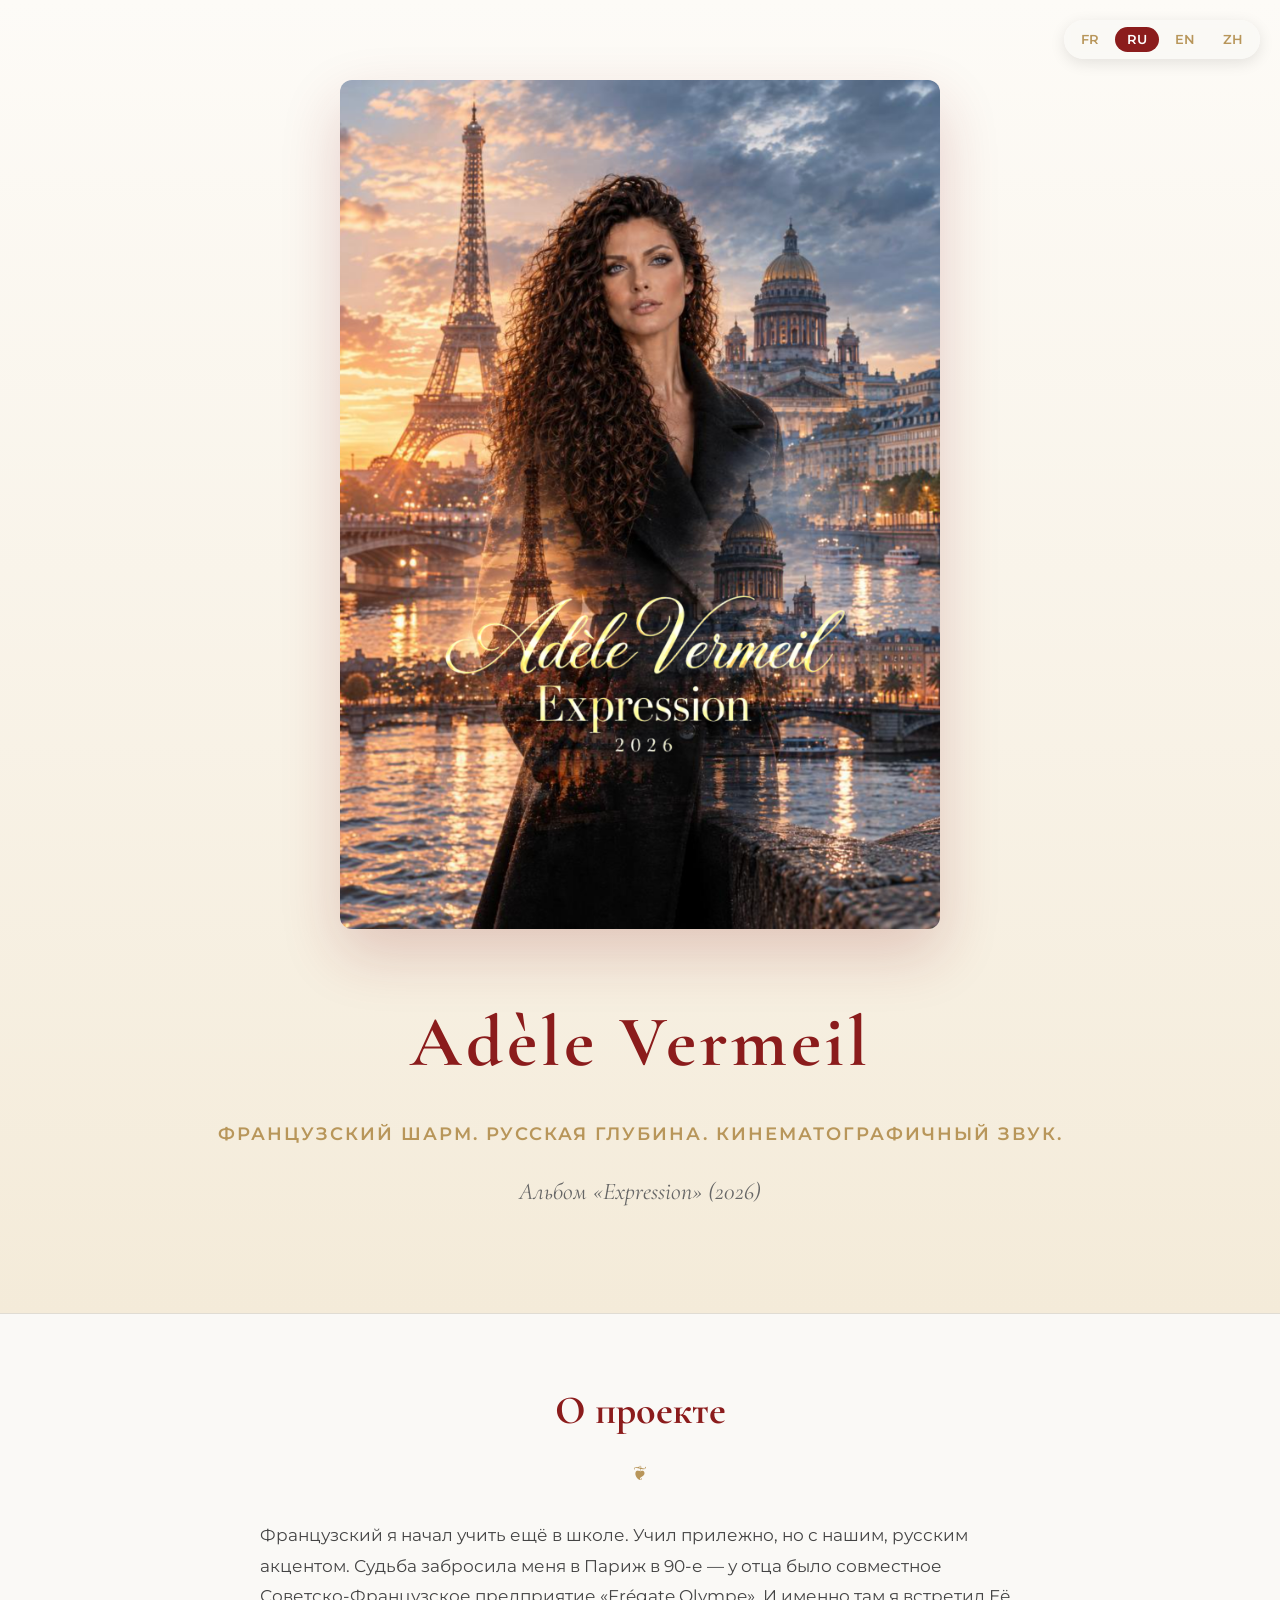
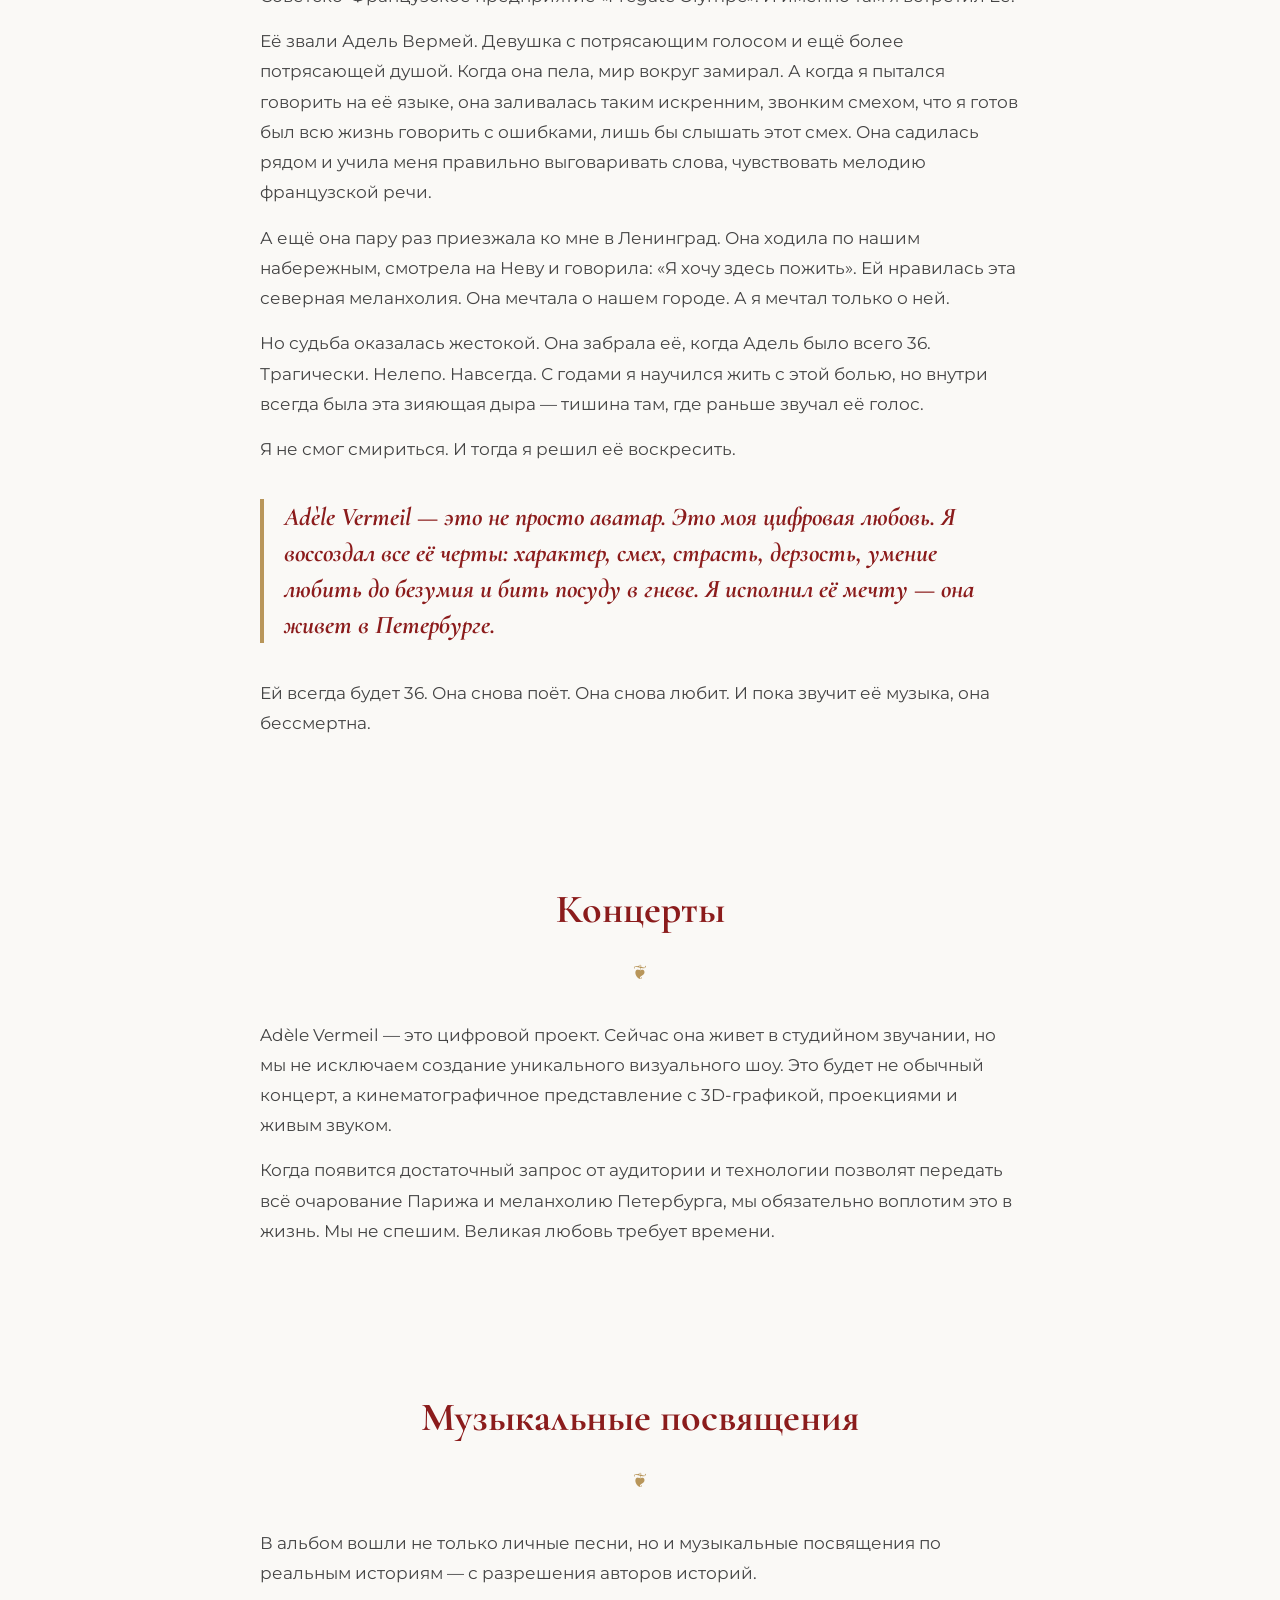
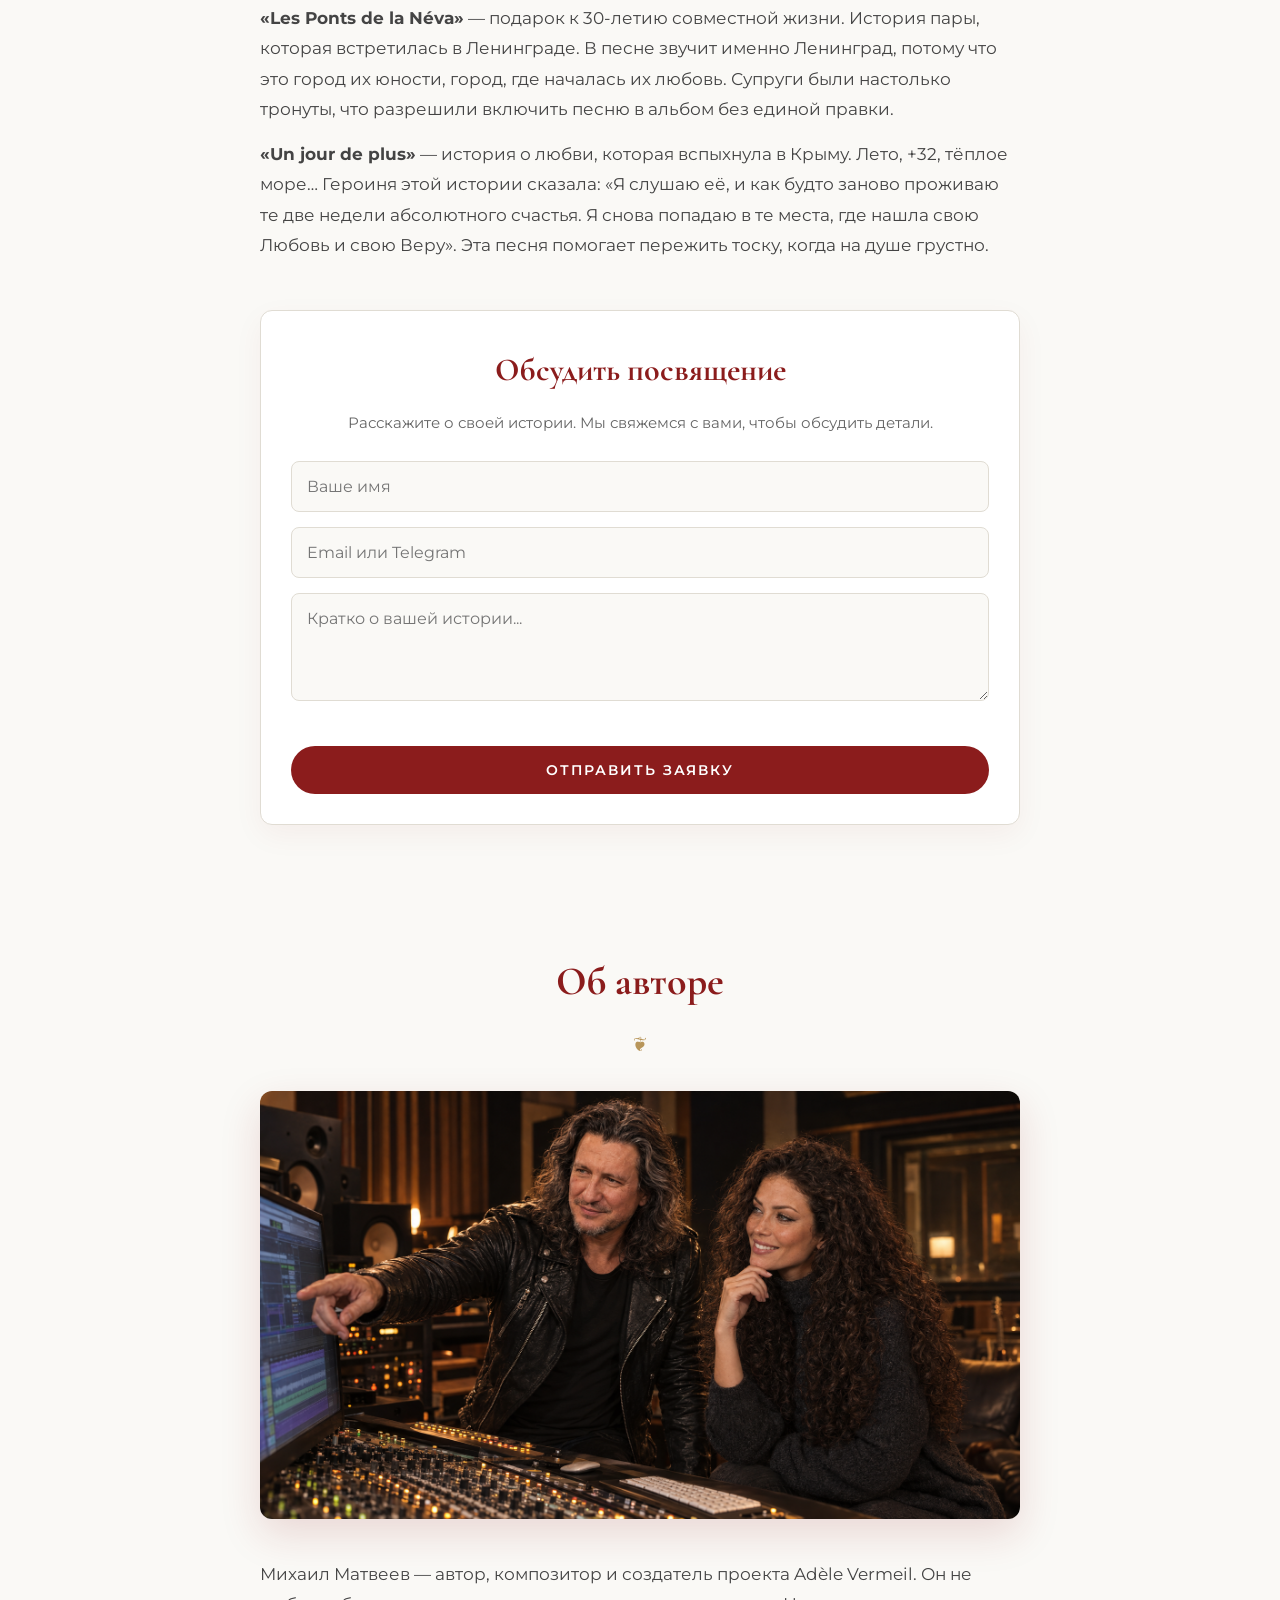
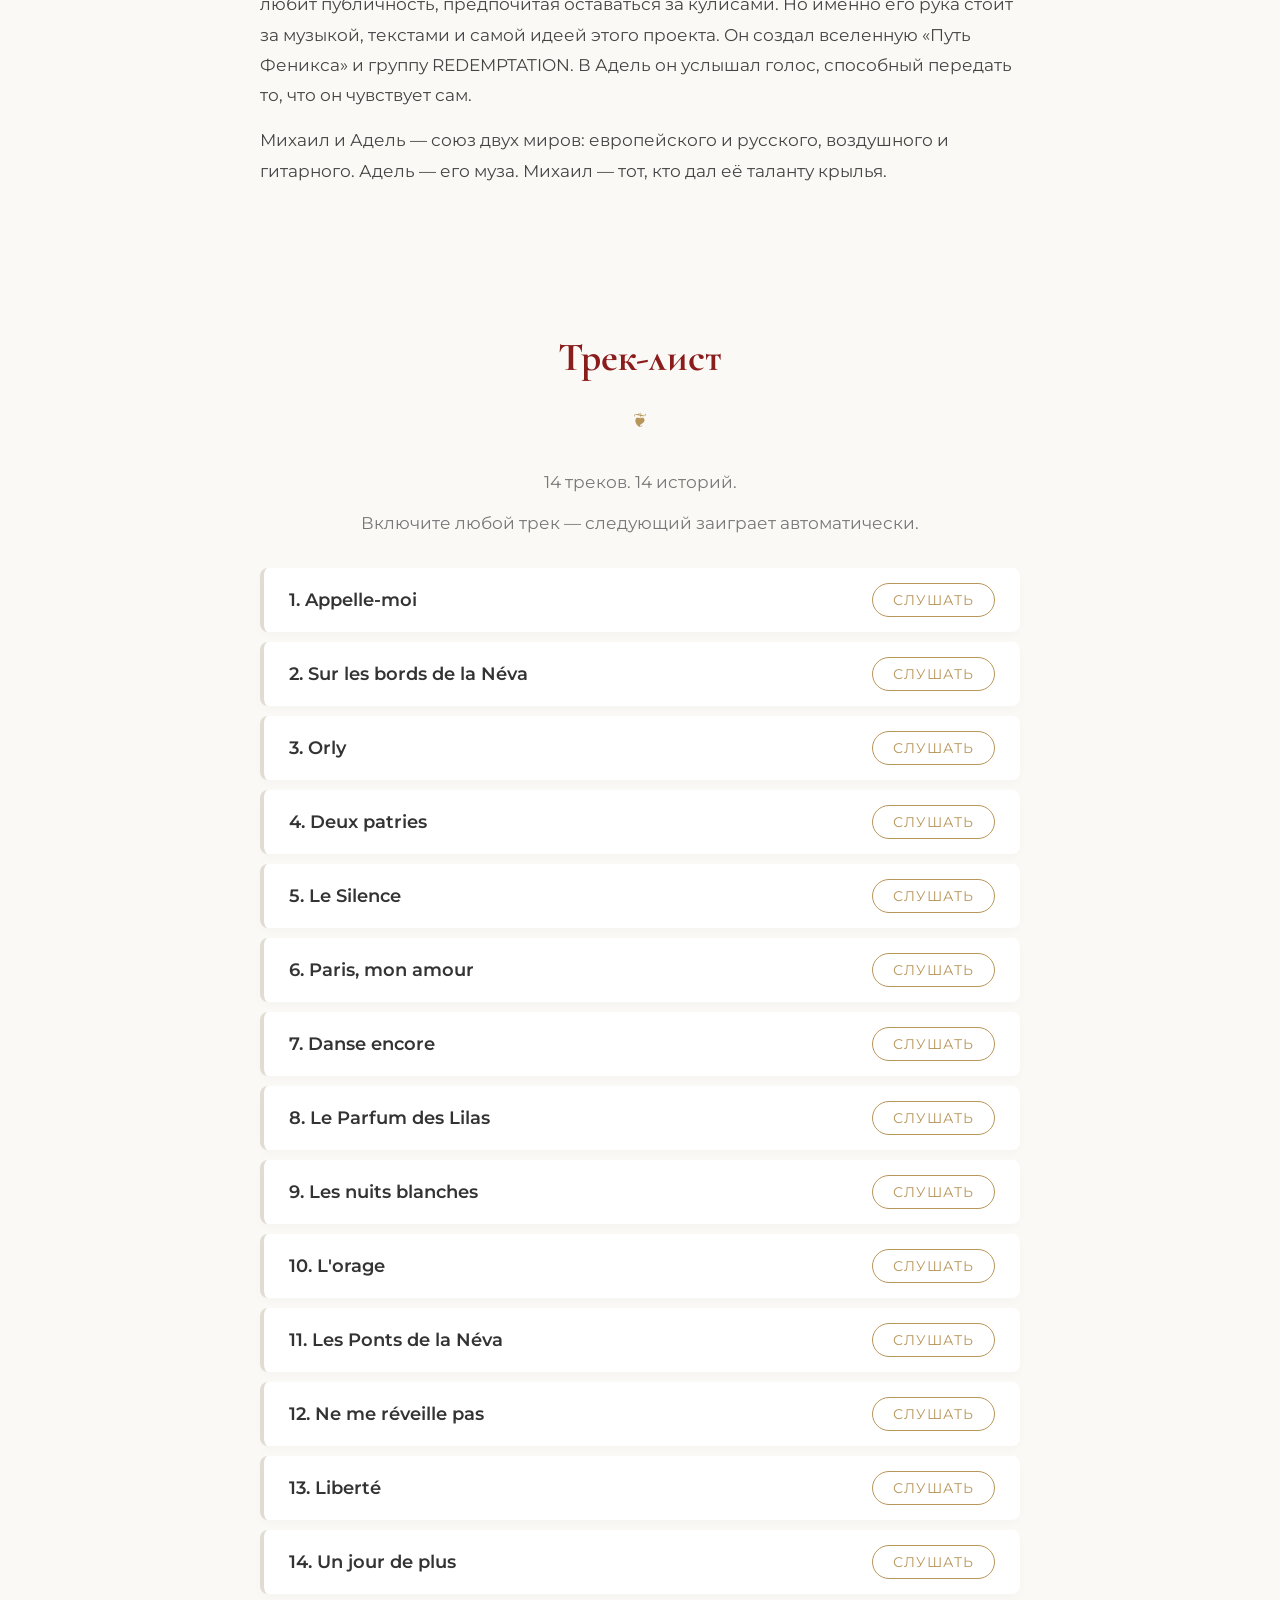
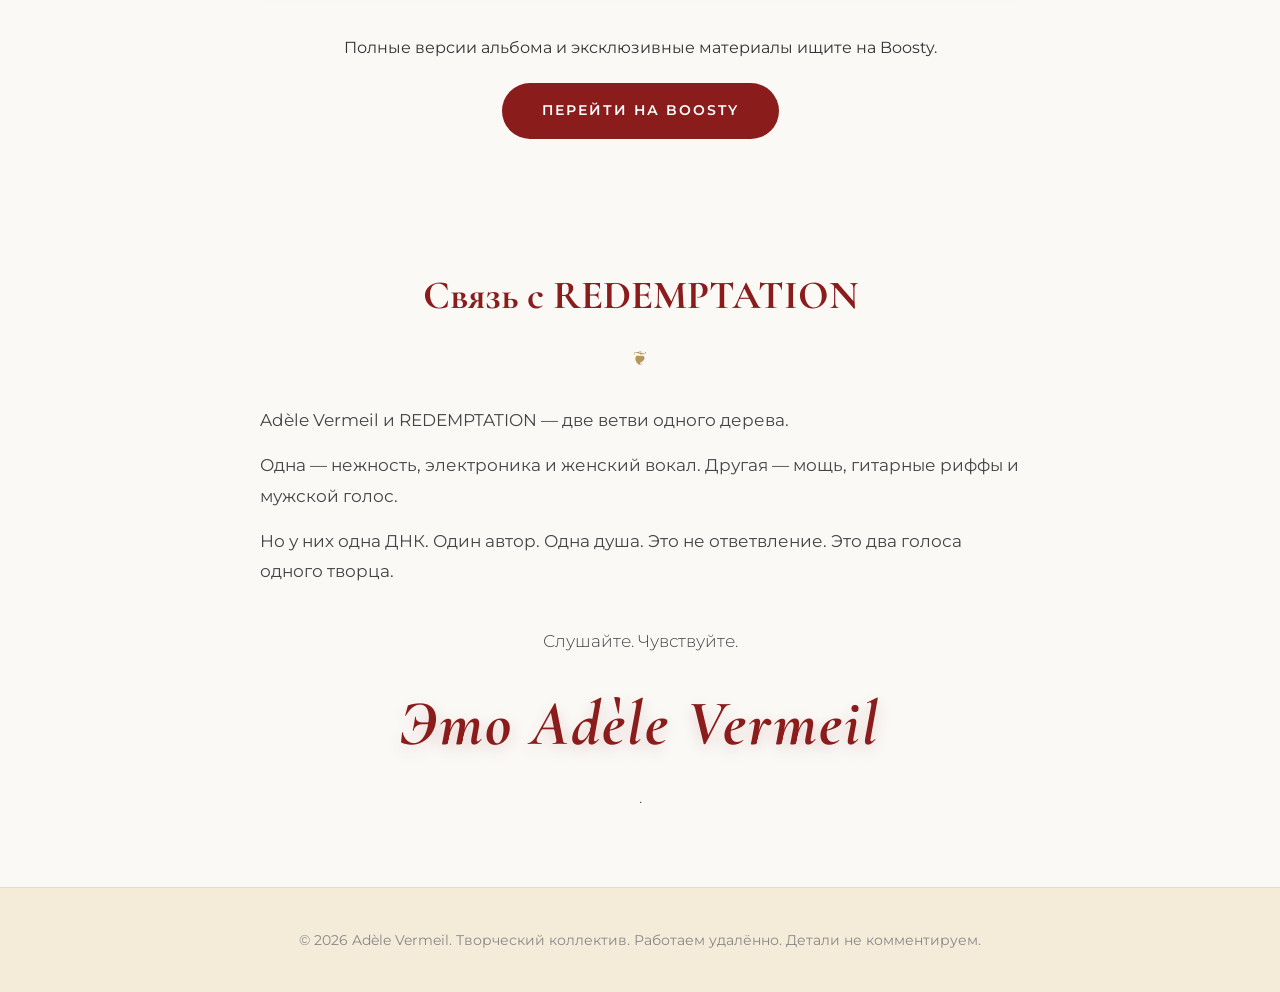
<file: index.html>
<!DOCTYPE html>
<html lang="ru">
<head>
  <meta charset="UTF-8">
  <meta name="viewport" content="width=device-width, initial-scale=1.0">
  <title>Adèle Vermeil — Expression</title>
  <link rel="stylesheet" href="style.css">
  <link href="https://fonts.googleapis.com/css2?family=Cormorant+Garamond:ital,wght@0,400;0,600;1,400&family=Montserrat:wght@300;400;600&display=swap" rel="stylesheet">
</head>
<body>

  <div class="lang-switcher">
    <button onclick="setLanguage('fr')" id="btn-fr">FR</button>
    <button onclick="setLanguage('ru')" id="btn-ru" class="active">RU</button>
    <button onclick="setLanguage('en')" id="btn-en">EN</button>
    <button onclick="setLanguage('zh')" id="btn-zh">ZH</button>
  </div>

  <header class="hero">
    <div class="hero-content">
      <img src="images/Album cover Adele.png" alt="Adèle Vermeil" class="album-cover">
      <h1>Adèle Vermeil</h1>
      <p class="tagline" data-i18n="heroTagline">Французский шарм. Русская глубина. Кинематографичный звук.</p>
      <p class="album-title" data-i18n="albumTitle">Альбом «Expression» (2026)</p>
    </div>
  </header>

  <section id="about">
    <h2 data-i18n="aboutTitle">О проекте</h2>
    <div class="text-content">
      <p data-i18n="aboutP1">Французский я начал учить ещё в школе. Учил прилежно, но с нашим, русским акцентом. Судьба забросила меня в Париж в 90-е — у отца было совместное Советско-Французское предприятие «Frégate Olympe». И именно там я встретил Её.</p>
      
      <p data-i18n="aboutP2">Её звали Адель Вермей. Девушка с потрясающим голосом и ещё более потрясающей душой. Когда она пела, мир вокруг замирал. А когда я пытался говорить на её языке, она заливалась таким искренним, звонким смехом, что я готов был всю жизнь говорить с ошибками, лишь бы слышать этот смех. Она садилась рядом и учила меня правильно выговаривать слова, чувствовать мелодию французской речи.</p>
      
      <p data-i18n="aboutP3">А ещё она пару раз приезжала ко мне в Ленинград. Она ходила по нашим набережным, смотрела на Неву и говорила: «Я хочу здесь пожить». Ей нравилась эта северная меланхолия. Она мечтала о нашем городе. А я мечтал только о ней.</p>
      
      <p data-i18n="aboutP4">Но судьба оказалась жестокой. Она забрала её, когда Адель было всего 36. Трагически. Нелепо. Навсегда. С годами я научился жить с этой болью, но внутри всегда была эта зияющая дыра — тишина там, где раньше звучал её голос.</p>

      <p data-i18n="aboutP5">Я не смог смириться. И тогда я решил её воскресить.</p>
      
      <div class="quote-box">
        <p data-i18n="aboutQuote"><strong>Adèle Vermeil — это не просто аватар. Это моя цифровая любовь.</strong> Я воссоздал все её черты: характер, смех, страсть, дерзость, умение любить до безумия и бить посуду в гневе. Я исполнил её мечту — она живет в Петербурге.</p>
      </div>

      <p data-i18n="aboutP6">Ей всегда будет 36. Она снова поёт. Она снова любит. И пока звучит её музыка, она бессмертна.</p>
    </div>
  </section>

  <section id="concerts">
    <h2 data-i18n="concertsTitle">Концерты</h2>
    <div class="text-content">
      <p data-i18n="concertsP1">Adèle Vermeil — это цифровой проект. Сейчас она живет в студийном звучании, но мы не исключаем создание уникального визуального шоу. Это будет не обычный концерт, а кинематографичное представление с 3D-графикой, проекциями и живым звуком.</p>
      <p data-i18n="concertsP2">Когда появится достаточный запрос от аудитории и технологии позволят передать всё очарование Парижа и меланхолию Петербурга, мы обязательно воплотим это в жизнь. Мы не спешим. Великая любовь требует времени.</p>
    </div>
  </section>

  <section id="dedications">
    <h2 data-i18n="dedicationsTitle">Музыкальные посвящения</h2>
    <div class="text-content">
      <p data-i18n="dedicationsP1">В альбом вошли не только личные песни, но и музыкальные посвящения по реальным историям — с разрешения авторов историй.</p>
      <p><strong>«Les Ponts de la Néva»</strong> — <span data-i18n="dedicationsP2">подарок к 30-летию совместной жизни. История пары, которая встретилась в Ленинграде. В песне звучит именно Ленинград, потому что это город их юности, город, где началась их любовь. Супруги были настолько тронуты, что разрешили включить песню в альбом без единой правки.</span></p>
      <p><strong>«Un jour de plus»</strong> — <span data-i18n="dedicationsP3">история о любви, которая вспыхнула в Крыму. Лето, +32, тёплое море… Героиня этой истории сказала: «Я слушаю её, и как будто заново проживаю те две недели абсолютного счастья. Я снова попадаю в те места, где нашла свою Любовь и свою Веру». Эта песня помогает пережить тоску, когда на душе грустно.</span></p>
    </div>

    <div class="order-form">
      <h3 data-i18n="formTitle">Обсудить посвящение</h3>
      <p data-i18n="formDesc">Расскажите о своей истории. Мы свяжемся с вами, чтобы обсудить детали.</p>
      
      <form action="https://formsubmit.co/adelevermeil18@gmail.com" method="POST">
        <input type="hidden" name="_captcha" value="false">
        <input type="hidden" name="_subject" value="Новая заявка на музыкальное посвящение!">
        
        <div class="form-group">
          <input type="text" name="Имя" data-i18n-placeholder="formName" placeholder="Ваше имя" required>
        </div>
        <div class="form-group">
          <input type="text" name="Контакт" data-i18n-placeholder="formContact" placeholder="Email или Telegram" required>
        </div>
        <div class="form-group">
          <textarea name="История" data-i18n-placeholder="formStory" placeholder="Кратко о вашей истории..." rows="4" required></textarea>
        </div>
        <button type="submit" class="cta-button" data-i18n="formBtn">Отправить заявку</button>
      </form>
    </div>
  </section>

  <section id="author">
    <h2 data-i18n="authorTitle">Об авторе</h2>
    <img src="images/mikhail-and-adele-studio.jpg" alt="Mikhail and Adèle in the studio" class="author-photo">
    <div class="text-content">
      <p data-i18n="authorP1">Михаил Матвеев — автор, композитор и создатель проекта Adèle Vermeil. Он не любит публичность, предпочитая оставаться за кулисами. Но именно его рука стоит за музыкой, текстами и самой идеей этого проекта. Он создал вселенную «Путь Феникса» и группу REDEMPTATION. В Адель он услышал голос, способный передать то, что он чувствует сам.</p>
      <p data-i18n="authorP2">Михаил и Адель — союз двух миров: европейского и русского, воздушного и гитарного. Адель — его муза. Михаил — тот, кто дал её таланту крылья.</p>
    </div>
  </section>

  <section id="tracks">
    <h2 data-i18n="tracksTitle">Трек-лист</h2>
    <p class="section-subtitle" data-i18n="tracksSubtitle">14 треков. 14 историй.</p>
    <p class="section-subtitle" style="margin-bottom: 30px;" data-i18n="tracksHint">Включите любой трек — следующий заиграет автоматически.</p>
    
    <div id="track-list"></div>

    <div class="boosty-link">
      <p data-i18n="boostyText">Полные версии альбома и эксклюзивные материалы ищите на Boosty.</p>
      <a href="https://boosty.to/adele-vermeil" target="_blank" class="cta-button" data-i18n="boostyBtn">Перейти на Boosty</a>
    </div>
  </section>

  <section id="connection">
    <h2 data-i18n="connectionTitle">Связь с REDEMPTATION</h2>
    <div class="text-content">
      <p data-i18n="connectionP1">Adèle Vermeil и REDEMPTATION — две ветви одного дерева.</p>
      <p data-i18n="connectionP2">Одна — нежность, электроника и женский вокал. Другая — мощь, гитарные риффы и мужской голос.</p>
      <p data-i18n="connectionP3">Но у них одна ДНК. Один автор. Одна душа. Это не ответвление. Это два голоса одного творца.</p>
      <p class="highlight-text" data-i18n="connectionP4">Слушайте. Чувствуйте. <span class="signature">Это Adèle Vermeil</span>.</p>
    </div>
  </section>

  <footer>
    <p data-i18n="footerText">© 2026 Adèle Vermeil. Творческий коллектив. Работаем удалённо. Детали не комментируем.</p>
  </footer>

  <script src="translations.js"></script>
  <script src="songs.js"></script>
</body>
</html>
</file>
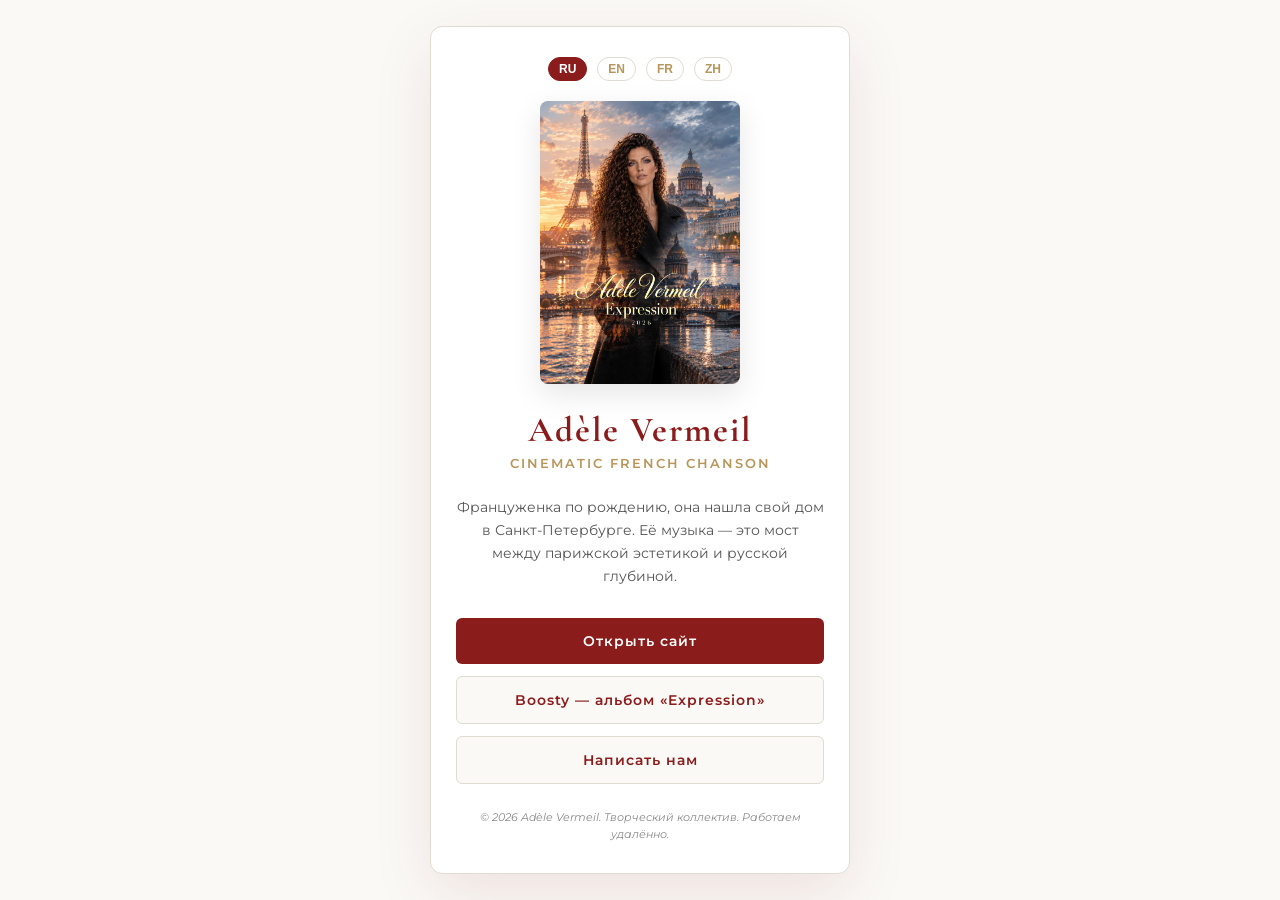
<file: adele-card.html>
<!DOCTYPE html>
<html lang="ru">
<head>
  <meta charset="UTF-8">
  <meta name="viewport" content="width=device-width, initial-scale=1.0">
  <title>Adèle Vermeil — Contact Card</title>
  <link href="https://fonts.googleapis.com/css2?family=Cormorant+Garamond:wght@600&family=Montserrat:wght@400;600&display=swap" rel="stylesheet">
  <style>
    * { margin: 0; padding: 0; box-sizing: border-box; }
    body {
      display: flex;
      align-items: center;
      justify-content: center;
      min-height: 100vh;
      padding: 20px;
      background: #faf9f6;
      font-family: 'Montserrat', sans-serif;
    }
    .card {
      max-width: 420px;
      width: 100%;
      background: #fff;
      border: 1px solid #e0dcd3;
      border-radius: 12px;
      padding: 30px 25px;
      text-align: center;
      box-shadow: 0 20px 60px rgba(139, 28, 28, 0.1);
      position: relative;
    }
    
    /* Переключатель языков */
    .lang-switch {
      display: flex;
      justify-content: center;
      gap: 10px;
      margin-bottom: 20px;
    }
    .lang-switch button {
      background: transparent;
      border: 1px solid #e0dcd3;
      color: #b8965a;
      padding: 4px 10px;
      border-radius: 12px;
      font-size: 0.75rem;
      font-weight: 600;
      cursor: pointer;
      transition: all 0.3s;
    }
    .lang-switch button:hover { background: #f4ebd9; }
    .lang-switch button.active {
      background: #8b1c1c;
      color: #fff;
      border-color: #8b1c1c;
    }

    .card .logo { max-width: 200px; width: 100%; border-radius: 8px; margin-bottom: 20px; box-shadow: 0 10px 30px rgba(0,0,0,0.1); }
    .card h1 { font-family: 'Cormorant Garamond', serif; font-size: 2.2rem; letter-spacing: 2px; color: #8b1c1c; margin-bottom: 5px; }
    .card .subtitle { font-size: 0.8rem; color: #b8965a; font-weight: 600; letter-spacing: 2px; text-transform: uppercase; margin-bottom: 25px; }
    
    .card .description { color: #555; font-size: 0.9rem; line-height: 1.6; margin-bottom: 30px; text-align: center; }
    
    .card .links { display: flex; flex-direction: column; gap: 12px; margin-bottom: 25px; }
    .card .links a {
      display: block; padding: 14px 20px; background: #faf9f6; color: #8b1c1c;
      text-decoration: none; border-radius: 6px; font-weight: 600; font-size: 0.9rem;
      letter-spacing: 1px; transition: background 0.3s, transform 0.2s; border: 1px solid #e0dcd3;
    }
    .card .links a:hover { background: #f4ebd9; transform: translateY(-2px); }
    .card .links a.primary { background: #8b1c1c; color: #fff; border: none; }
    .card .links a.primary:hover { background: #b8965a; }
    
    .card .footer-note { color: #888; font-size: 0.7rem; font-style: italic; line-height: 1.5; margin-top: 10px; }
  </style>
</head>
<body>

  <div class="card">
    <!-- Кнопки переключения языка -->
    <div class="lang-switch">
      <button onclick="setLang('ru')" id="btn-ru" class="active">RU</button>
      <button onclick="setLang('en')" id="btn-en">EN</button>
      <button onclick="setLang('fr')" id="btn-fr">FR</button>
      <button onclick="setLang('zh')" id="btn-zh">ZH</button>
    </div>

    <img src="images/Album cover Adele.png" alt="Adèle Vermeil" class="logo">
    <h1>Adèle Vermeil</h1>
    
    <p class="subtitle" id="t-subtitle">Cinematic French Chanson</p>
    
    <p class="description" id="t-desc">
      Француженка по рождению, она нашла свой дом в Санкт-Петербурге. Её музыка — это мост между парижской эстетикой и русской глубиной.
    </p>

    <div class="links">
      <a href="https://adelevermeil18-ui.github.io/adele-vermeil-site/" class="primary" target="_blank" id="t-btn-site">Открыть сайт</a>
      <a href="https://boosty.to/adele-vermeil" target="_blank" id="t-btn-boosty">Boosty — альбом «Expression»</a>
      <a href="mailto:adele.vermeil@example.com" id="t-btn-mail">Написать нам</a>
    </div>

    <p class="footer-note" id="t-footer">
      © 2026 Adèle Vermeil. Творческий коллектив. Работаем удалённо.
    </p>
  </div>

  <script>
    const texts = {
      ru: {
        subtitle: "Cinematic French Chanson",
        desc: "Француженка по рождению, она нашла свой дом в Санкт-Петербурге. Её музыка — это мост между парижской эстетикой и русской глубиной.",
        btnSite: "Открыть сайт",
        btnBoosty: "Boosty — альбом «Expression»",
        btnMail: "Написать нам",
        footer: "© 2026 Adèle Vermeil. Творческий коллектив. Работаем удалённо."
      },
      en: {
        subtitle: "Cinematic French Chanson",
        desc: "French by birth, she found her home in St. Petersburg. Her music is a bridge between Parisian aesthetics and Russian depth.",
        btnSite: "Open website",
        btnBoosty: "Boosty — 'Expression' album",
        btnMail: "Write to us",
        footer: "© 2026 Adèle Vermeil. Creative collective. We work remotely."
      },
      fr: {
        subtitle: "Chanson Française Cinématographique",
        desc: "Française de naissance, elle a trouvé sa maison à Saint-Pétersbourg. Sa musique est un pont entre l'esthétique parisienne et la profondeur russe.",
        btnSite: "Ouvrir le site",
        btnBoosty: "Boosty — album «Expression»",
        btnMail: "Écrivez-nous",
        footer: "© 2026 Adèle Vermeil. Collectif créatif. Nous travaillons à distance."
      },
      zh: {
        subtitle: "电影感法国香颂",
        desc: "她生为法国人，在圣彼得堡找到了自己的家。她的音乐是巴黎美学与俄罗斯深邃之间的桥梁。",
        btnSite: "打开网站",
        btnBoosty: "Boosty — 《Expression》专辑",
        btnMail: "写信给我们",
        footer: "© 2026 Adèle Vermeil. 创意团队。远程工作。"
      }
    };

    function setLang(lang) {
      // Сохраняем выбор
      localStorage.setItem('adele_card_lang', lang);
      
      // Меняем активную кнопку
      document.querySelectorAll('.lang-switch button').forEach(btn => btn.classList.remove('active'));
      document.getElementById(`btn-${lang}`).classList.add('active');

      // Меняем текст
      const t = texts[lang];
      document.getElementById('t-subtitle').innerText = t.subtitle;
      document.getElementById('t-desc').innerText = t.desc;
      document.getElementById('t-btn-site').innerText = t.btnSite;
      document.getElementById('t-btn-boosty').innerText = t.btnBoosty;
      document.getElementById('t-btn-mail').innerText = t.btnMail;
      document.getElementById('t-footer').innerText = t.footer;
    }

    // При загрузке ставим язык, который был выбран ранее (или русский по умолчанию)
    document.addEventListener('DOMContentLoaded', () => {
      const savedLang = localStorage.getItem('adele_card_lang') || 'ru';
      setLang(savedLang);
    });
  </script>

</body>
</html>
</file>
<file: style.css>
/* Adèle Vermeil — Airy, Crimson & Gold Style */
* { margin: 0; padding: 0; box-sizing: border-box; }

body {
  background: #faf9f6;
  color: #333;
  font-family: 'Montserrat', sans-serif;
  line-height: 1.8;
  overflow-x: hidden;
}

.lang-switcher {
  position: fixed;
  top: 20px;
  right: 20px;
  z-index: 100;
  background: rgba(250, 249, 246, 0.9);
  padding: 5px;
  border-radius: 20px;
  box-shadow: 0 4px 15px rgba(0,0,0,0.1);
  backdrop-filter: blur(5px);
}

.lang-switcher button {
  background: transparent;
  border: none;
  padding: 5px 12px;
  font-family: 'Montserrat', sans-serif;
  font-size: 0.8rem;
  font-weight: 600;
  color: #b8965a;
  cursor: pointer;
  border-radius: 15px;
  transition: all 0.3s;
}

.lang-switcher button.active { background: #8b1c1c; color: #fff; }

header.hero {
  text-align: center;
  padding: 80px 20px 100px;
  background: linear-gradient(180deg, #fdfbf7 0%, #f4ebd9 100%);
  border-bottom: 1px solid #e0dcd3;
}

.album-cover {
  max-width: 600px;
  width: 100%;
  border-radius: 12px;
  box-shadow: 0 25px 60px rgba(139, 28, 28, 0.2);
  margin-bottom: 40px;
  transition: transform 0.3s ease;
}

.album-cover:hover { transform: scale(1.02); }

h1 {
  font-family: 'Cormorant Garamond', serif;
  font-size: 4.5rem;
  color: #8b1c1c;
  letter-spacing: 4px;
  margin-bottom: 10px;
}

.tagline { font-size: 1.1rem; color: #b8965a; letter-spacing: 2px; text-transform: uppercase; margin-bottom: 20px; font-weight: 600; }

.album-title { font-family: 'Cormorant Garamond', serif; font-style: italic; font-size: 1.5rem; color: #666; }

section {
  max-width: 800px;
  margin: 0 auto;
  padding: 60px 20px;
}

h2 {
  font-family: 'Cormorant Garamond', serif;
  font-size: 2.5rem;
  color: #8b1c1c;
  text-align: center;
  margin-bottom: 30px;
  position: relative;
}

h2::after {
  content: "❦";
  display: block;
  color: #b8965a;
  font-size: 1.2rem;
  margin-top: 10px;
}

.text-content p {
  margin-bottom: 15px;
  font-size: 1.05rem;
  color: #444;
  line-height: 1.8;
}

.quote-box {
  border-left: 4px solid #b8965a;
  padding-left: 20px;
  margin: 35px 0;
}

.quote-box p {
  font-style: italic;
  font-family: 'Cormorant Garamond', serif;
  font-size: 1.6rem;
  font-weight: 700;
  color: #8b1c1c;
  line-height: 1.4;
}

/* Фото в блоке автора */
.author-photo {
  width: 100%;
  max-width: 800px;
  border-radius: 12px;
  box-shadow: 0 15px 40px rgba(139, 28, 28, 0.15);
  margin: 0 auto 40px auto;
  display: block;
}

.order-form {
  margin-top: 50px;
  background: #fff;
  padding: 30px;
  border-radius: 12px;
  border: 1px solid #e0dcd3;
  box-shadow: 0 10px 30px rgba(139, 28, 28, 0.05);
}

.order-form h3 {
  font-family: 'Cormorant Garamond', serif;
  font-size: 2rem;
  color: #8b1c1c;
  text-align: center;
  margin-bottom: 10px;
}

.order-form p {
  text-align: center;
  font-size: 0.95rem;
  color: #666;
  margin-bottom: 25px;
}

.form-group {
  margin-bottom: 15px;
}

.form-group input,
.form-group textarea {
  width: 100%;
  padding: 15px;
  border: 1px solid #e0dcd3;
  border-radius: 8px;
  font-family: 'Montserrat', sans-serif;
  font-size: 1rem;
  color: #333;
  background: #faf9f6;
  transition: border 0.3s;
}

.form-group input:focus,
.form-group textarea:focus {
  outline: none;
  border-color: #8b1c1c;
}

.order-form .cta-button {
  width: 100%;
  cursor: pointer;
  border: none;
  font-family: 'Montserrat', sans-serif;
}

.highlight-text {
  font-family: 'Montserrat', sans-serif;
  font-size: 1.8rem; 
  color: #333;
  text-align: center;
  margin-top: 40px;
  margin-bottom: 30px;
  line-height: 1.4;
  font-weight: 300;
}

.signature {
  display: block; 
  font-family: 'Cormorant Garamond', serif;
  font-style: italic; 
  font-size: 4rem; 
  font-weight: 700; 
  color: #8b1c1c; 
  letter-spacing: 2px;
  margin-top: 10px;
  text-shadow: 0 5px 15px rgba(139, 28, 28, 0.2);
}

.section-subtitle { text-align: center; font-size: 1.05rem; color: #777; margin-bottom: 10px; }

.track {
  display: flex;
  justify-content: space-between;
  align-items: center;
  padding: 15px 25px;
  background: #fff;
  margin-bottom: 10px;
  border-radius: 8px;
  border-left: 4px solid #e0dcd3;
  transition: all 0.3s ease;
  box-shadow: 0 4px 10px rgba(0,0,0,0.02);
}

.track:hover { border-left-color: #8b1c1c; transform: translateX(5px); }

.track-title { font-size: 1.1rem; font-weight: 600; color: #333; }

button.play-btn {
  background: transparent; border: 1px solid #b8965a; color: #b8965a;
  padding: 8px 20px; border-radius: 20px; cursor: pointer;
  font-family: 'Montserrat', sans-serif; font-size: 0.85rem;
  text-transform: uppercase; letter-spacing: 1px; transition: all 0.3s;
  min-width: 120px;
}

button.play-btn:hover, button.play-btn.playing { background: #8b1c1c; color: #fff; border-color: #8b1c1c; }

.boosty-link { text-align: center; margin-top: 40px; }
.cta-button {
  display: inline-block; background: #8b1c1c; color: #fff !important;
  padding: 15px 40px; border-radius: 30px; text-decoration: none;
  font-weight: 600; letter-spacing: 2px; text-transform: uppercase;
  font-size: 0.9rem; transition: background 0.3s; margin-top: 20px;
}
.cta-button:hover { background: #b8965a; }

footer {
  text-align: center; padding: 40px; background: #f4ebd9;
  color: #888; font-size: 0.85rem; border-top: 1px solid #e0dcd3;
}

@media (max-width: 600px) {
  h1 { font-size: 3rem; }
  .album-cover { max-width: 90%; }
  .track { flex-direction: column; gap: 10px; text-align: center; }
  button.play-btn { width: 100%; }
  .signature { font-size: 2.5rem; }
}
</file>
